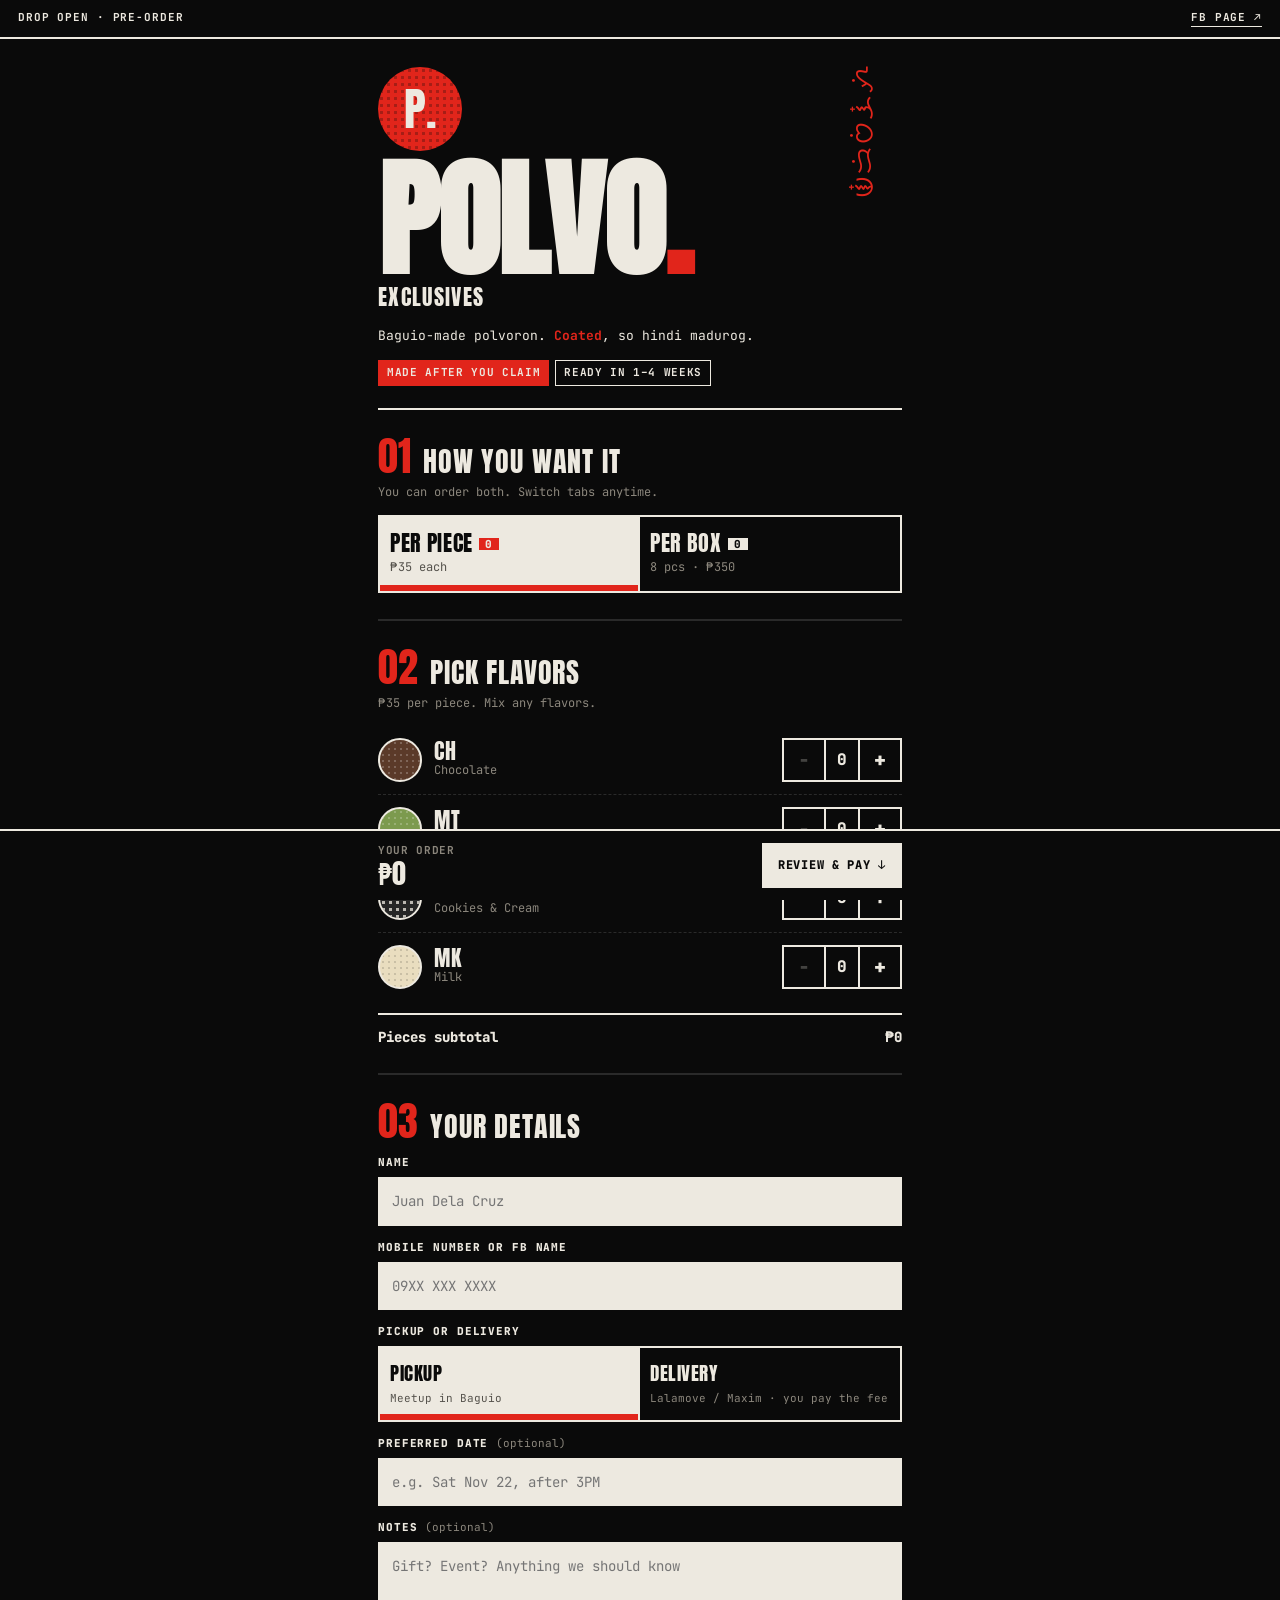
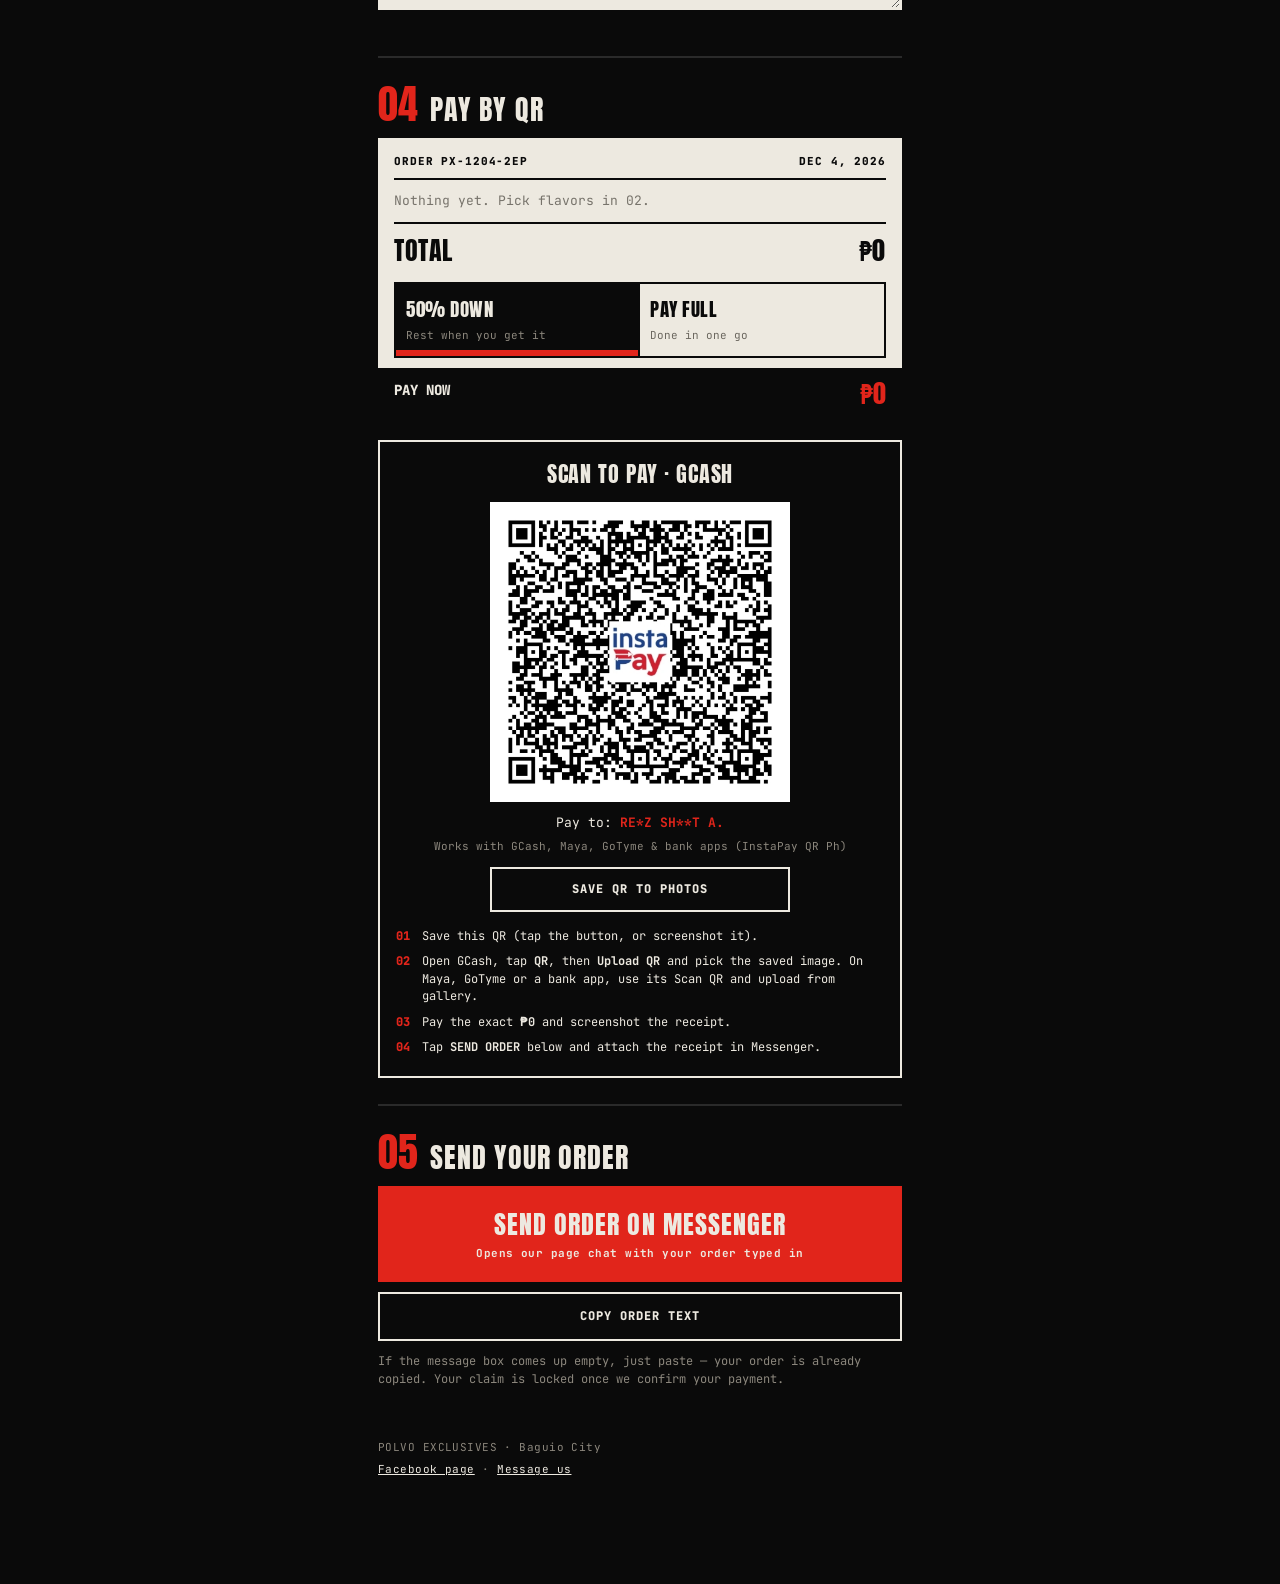
<file: index.html>
<!DOCTYPE html>
<html lang="en">
<head>
<meta charset="utf-8">
<meta name="viewport" content="width=device-width, initial-scale=1">
<title>POLVO EXCLUSIVES — Order</title>
<meta name="description" content="Order Baguio-made POLVO polvoron per piece or per box. Pick your flavors, pay by GCash, send your order on Messenger.">
<meta property="og:title" content="POLVO EXCLUSIVES — Order here">
<meta property="og:description" content="Per piece or per box. Chocolate, Matcha, Cookies & Cream, Milk. Baguio-made, coated, hindi madurog.">
<meta property="og:type" content="website">
<meta name="theme-color" content="#0A0A0A">
<style>
@font-face{font-family:'Anton';src:url(fonts/Anton-Regular.ttf) format('truetype');font-display:swap}
@font-face{font-family:'JetBrains Mono';src:url(fonts/JetBrainsMono.ttf) format('truetype');font-weight:100 800;font-display:swap}
@font-face{font-family:'Noto Sans Tagalog';src:url(fonts/NotoSansTagalog-Regular.ttf) format('truetype');font-display:swap}
:root{
  --ink:#0A0A0A; --ink2:#161616; --paper:#EDE9E0; --red:#E1251B; --mute:#8C877D; --line:#2A2A2A;
  --display:'Anton', 'Impact', sans-serif; --mono:'JetBrains Mono', ui-monospace, monospace;
}
*{box-sizing:border-box;margin:0;padding:0}
html{-webkit-text-size-adjust:100%}
body{background:var(--ink);color:var(--paper);font-family:var(--mono);font-size:14px;line-height:1.45;padding-bottom:96px}
a{color:inherit}
button{font:inherit;color:inherit;background:none;border:0;cursor:pointer}
input,textarea,select{font:inherit;color:var(--ink);background:var(--paper);border:2px solid var(--paper);border-radius:0;padding:12px;width:100%;outline:none}
input:focus,textarea:focus{border-color:var(--red)}
.wrap{max-width:560px;margin:0 auto;padding:0 18px}

/* top strip */
.strip{display:flex;justify-content:space-between;gap:8px;padding:10px 18px;font-size:11px;font-weight:700;letter-spacing:.08em;border-bottom:2px solid var(--paper);text-transform:uppercase}
.strip a{text-decoration:none;border-bottom:1px solid var(--paper)}

/* hero */
.hero{position:relative;padding:28px 0 22px;border-bottom:2px solid var(--paper);overflow:hidden}
.mark{width:84px;height:84px;border-radius:50%;background:var(--red);display:grid;place-items:center;position:relative;
  background-image:radial-gradient(circle,rgba(10,10,10,.28) 1.4px,transparent 1.6px);background-size:7px 7px}
.mark span{font-family:var(--display);font-size:46px;color:var(--paper);line-height:1}
.word{font-family:var(--display);font-size:clamp(76px,24vw,128px);line-height:.86;letter-spacing:-.01em;margin-top:14px}
.word i{font-style:normal;color:var(--red)}
.sub{font-family:var(--display);font-size:22px;letter-spacing:.06em;margin-top:6px}
.baybayin{position:absolute;right:18px;top:26px;writing-mode:vertical-rl;font-family:'Noto Sans Tagalog',serif;font-size:26px;color:var(--red);letter-spacing:.1em}
.tag{margin-top:14px;font-size:13px;color:var(--paper)}
.tag b{color:var(--red)}
.pills{display:flex;flex-wrap:wrap;gap:6px;margin-top:14px}
.pill{border:1.5px solid var(--paper);padding:4px 8px;font-size:11px;font-weight:700;letter-spacing:.06em;text-transform:uppercase}
.pill.red{background:var(--red);border-color:var(--red)}

/* sections */
section{padding:26px 0;border-bottom:2px solid var(--line)}
.sh{display:flex;align-items:baseline;gap:12px;margin-bottom:14px}
.sh .n{font-family:var(--display);font-size:40px;color:var(--red);line-height:1}
.sh h2{font-family:var(--display);font-weight:400;font-size:28px;letter-spacing:.03em;line-height:1}
.hint{font-size:12px;color:var(--mute);margin:-6px 0 14px}

/* tabs */
.tabs{display:grid;grid-template-columns:1fr 1fr;border:2px solid var(--paper)}
.tab{padding:14px 10px;text-align:left;border-right:2px solid var(--paper);transition:background .15s}
.tab:last-child{border-right:0}
.tab .t{font-family:var(--display);font-size:22px;letter-spacing:.03em;display:block;line-height:1.1}
.tab .p{font-size:12px;color:var(--mute);display:block;margin-top:4px}
.tab .c{display:inline-block;min-width:20px;padding:0 5px;margin-left:6px;background:var(--paper);color:var(--ink);font-family:var(--mono);font-size:11px;font-weight:800;text-align:center;vertical-align:middle}
.tab[aria-selected="true"]{background:var(--paper);color:var(--ink);box-shadow:inset 0 -6px 0 var(--red)}
.tab[aria-selected="true"] .p{color:#55524c}
.tab[aria-selected="true"] .c{background:var(--red);color:var(--paper)}

/* flavor rows */
.disk{width:44px;height:44px;border-radius:50%;flex:none;border:2px solid var(--paper);position:relative}
.disk::after{content:"";position:absolute;inset:0;border-radius:50%;background-image:radial-gradient(circle,rgba(255,255,255,.22) 1.2px,transparent 1.5px);background-size:6px 6px}
.d-CH{background:#5B3A29}.d-MT{background:#7C9A4E}.d-CC{background:#262626}.d-CC::after{background-image:radial-gradient(circle,rgba(237,233,224,.75) 1.6px,transparent 1.9px);background-size:7px 7px}
.d-MK{background:#E9DDBF}.d-MK::after{background-image:radial-gradient(circle,rgba(10,10,10,.14) 1.2px,transparent 1.5px)}
.row{display:flex;align-items:center;gap:12px;padding:12px 0;border-bottom:1px dashed var(--line)}
.row:last-child{border-bottom:0}
.row .nm{flex:1;min-width:0}
.row .code{font-family:var(--display);font-size:22px;letter-spacing:.04em;line-height:1}
.row .full{font-size:12px;color:var(--mute)}
.step{display:flex;align-items:center;border:2px solid var(--paper)}
.step button{width:40px;height:40px;font-size:20px;font-weight:800;line-height:1}
.step button:disabled{opacity:.25;cursor:not-allowed}
.step .q{width:36px;text-align:center;font-weight:800;font-size:16px;border-left:2px solid var(--paper);border-right:2px solid var(--paper);height:40px;display:grid;place-items:center}
.step.on{border-color:var(--red)}
.step.on .q{background:var(--red);border-color:var(--red)}
.subtotal{display:flex;justify-content:space-between;margin-top:12px;padding-top:12px;border-top:2px solid var(--paper);font-weight:800}

/* boxes */
.box{border:2px solid var(--paper);margin-bottom:14px}
.box-h{display:flex;justify-content:space-between;align-items:center;padding:10px 12px;border-bottom:2px solid var(--paper);background:var(--ink2)}
.box-h .bt{font-family:var(--display);font-size:22px;letter-spacing:.04em}
.box-h .cnt{font-weight:800;font-size:12px;padding:3px 7px;border:1.5px solid var(--paper)}
.box-h .cnt.ok{background:var(--red);border-color:var(--red)}
.box-b{padding:4px 12px 12px}
.presets{display:flex;flex-wrap:wrap;gap:6px;padding:12px 0 6px}
.preset{border:1.5px solid var(--paper);padding:6px 9px;font-size:11px;font-weight:800;letter-spacing:.05em}
.preset:active{background:var(--paper);color:var(--ink)}
.para{margin-top:10px}
.para label{font-size:11px;font-weight:800;letter-spacing:.08em;display:block;margin-bottom:6px}
.para input{padding:10px}
.rm{font-size:11px;font-weight:800;letter-spacing:.06em;color:var(--mute);text-decoration:underline}
.add{width:100%;padding:16px;border:2px dashed var(--paper);font-family:var(--display);font-size:22px;letter-spacing:.04em}
.add:hover{border-style:solid}
.boxwarn{color:var(--red);font-size:12px;font-weight:700;margin-top:8px}

/* details */
.f{margin-bottom:14px}
.f label{display:block;font-size:11px;font-weight:800;letter-spacing:.08em;margin-bottom:6px;text-transform:uppercase}
.f label em{font-style:normal;color:var(--mute);font-weight:400;text-transform:none;letter-spacing:0}
.choice{display:grid;grid-template-columns:1fr 1fr;border:2px solid var(--paper)}
.choice button{padding:12px 10px;text-align:left;border-right:2px solid var(--paper)}
.choice button:last-child{border-right:0}
.choice button b{display:block;font-family:var(--display);font-weight:400;font-size:19px;letter-spacing:.03em}
.choice button span{font-size:11px;color:var(--mute)}
.choice button[aria-pressed="true"]{background:var(--paper);color:var(--ink);box-shadow:inset 0 -6px 0 var(--red)}
.choice button[aria-pressed="true"] span{color:#55524c}
.err{color:var(--red);font-size:12px;font-weight:700;margin-top:6px;display:none}
.f.bad .err{display:block}
.f.bad input,.f.bad textarea{border-color:var(--red)}

/* summary + pay */
.receipt{background:var(--paper);color:var(--ink);padding:16px;position:relative}
.receipt .choice{border-color:var(--ink)}
.receipt .choice button{border-color:var(--ink)}
.receipt .choice button span{color:#6b675f}
.receipt .choice button[aria-pressed="true"]{background:var(--ink);color:var(--paper)}
.receipt .choice button[aria-pressed="true"] span{color:var(--mute)}
.receipt .rh{display:flex;justify-content:space-between;font-size:11px;font-weight:800;letter-spacing:.08em;border-bottom:2px solid var(--ink);padding-bottom:8px;margin-bottom:8px}
.li{display:flex;justify-content:space-between;gap:10px;padding:4px 0;font-size:13px}
.li span:first-child{flex:1}
.li.empty{color:#77736b}
.tot{display:flex;justify-content:space-between;border-top:2px solid var(--ink);margin-top:8px;padding-top:8px;font-family:var(--display);font-size:26px;letter-spacing:.02em}
.paynow{display:flex;justify-content:space-between;background:var(--ink);color:var(--paper);margin:10px -16px -16px;padding:12px 16px;font-weight:800}
.paynow b{color:var(--red);font-family:var(--display);font-weight:400;font-size:26px;line-height:1}
.qrwrap{margin-top:22px;border:2px solid var(--paper);padding:16px;text-align:center}
.qrwrap .lbl{font-family:var(--display);font-size:22px;letter-spacing:.04em}
.qrwrap img{width:100%;max-width:300px;display:block;margin:12px auto;background:#fff}
.qr-missing{display:none;margin:12px auto;max-width:300px;aspect-ratio:1;border:2px dashed var(--mute);place-items:center;padding:20px;color:var(--mute);font-size:12px}
.acct{font-size:13px;margin-top:4px}
.acct b{color:var(--red)}
.wnote{font-size:11px;color:var(--mute);margin-top:6px}
.saveqr{display:block;margin:12px auto 0;max-width:300px;padding:12px;border:2px solid var(--paper);font-weight:800;font-size:12px;letter-spacing:.08em;text-decoration:none}
.saveqr.hide{display:none}
.steps-pay{text-align:left;margin-top:12px;font-size:12px;color:var(--paper);list-style:none;counter-reset:s}
.steps-pay li{counter-increment:s;padding:4px 0 4px 26px;position:relative}
.steps-pay li::before{content:counter(s,decimal-leading-zero);position:absolute;left:0;color:var(--red);font-weight:800}

/* send */
.send{display:block;width:100%;text-align:center;text-decoration:none;background:var(--red);color:var(--paper);padding:18px;font-family:var(--display);font-size:26px;letter-spacing:.04em;border:2px solid var(--red)}
.send small{display:block;font-family:var(--mono);font-size:11px;letter-spacing:.04em;margin-top:2px;font-weight:700}
.copy{display:block;width:100%;margin-top:10px;padding:14px;border:2px solid var(--paper);font-weight:800;font-size:12px;letter-spacing:.08em}
.formerr{display:none;border:2px solid var(--red);padding:10px 12px;margin-bottom:12px;color:var(--paper);font-size:12px}
.formerr.show{display:block}
.formerr b{color:var(--red)}
.note{font-size:12px;color:var(--mute);margin-top:12px}
.toast{position:fixed;left:50%;bottom:92px;transform:translateX(-50%) translateY(20px);background:var(--paper);color:var(--ink);padding:10px 14px;font-weight:800;font-size:12px;opacity:0;transition:.2s;pointer-events:none;z-index:20;max-width:90vw;text-align:center}
.toast.show{opacity:1;transform:translateX(-50%) translateY(0)}

/* sticky bar */
.bar{position:fixed;left:0;right:0;bottom:0;background:var(--ink);border-top:2px solid var(--paper);z-index:10}
.bar .wrap{display:flex;align-items:center;justify-content:space-between;gap:12px;padding-top:12px;padding-bottom:calc(12px + env(safe-area-inset-bottom))}
.bar .t1{font-size:11px;color:var(--mute);font-weight:700;letter-spacing:.06em}
.bar .t2{font-family:var(--display);font-size:28px;line-height:1}
.bar button{background:var(--paper);color:var(--ink);padding:14px 16px;font-weight:800;font-size:12px;letter-spacing:.06em}

footer{padding:26px 0 10px;font-size:11px;color:var(--mute);letter-spacing:.04em}
footer a{color:var(--paper)}
.hide{display:none!important}
</style>
</head>
<body>

<div class="strip"><span>Drop open · Pre-order</span><a id="fbTop" href="https://www.facebook.com/profile.php?id=61594129625549" rel="noopener">FB page ↗</a></div>

<div class="wrap">
  <header class="hero">
    <div class="baybayin" aria-hidden="true">ᜉᜓᜎ᜔ᜊᜓᜇᜓᜈ᜔</div>
    <div class="mark"><span>P.</span></div>
    <h1 class="word">POLVO<i>.</i></h1>
    <div class="sub">EXCLUSIVES</div>
    <p class="tag">Baguio-made polvoron. <b>Coated</b>, so hindi madurog.</p>
    <div class="pills">
      <span class="pill red">Made after you claim</span>
      <span class="pill" id="pillReady">Ready in 1–4 weeks</span>
    </div>
  </header>

  <!-- 01 -->
  <section id="s-what">
    <div class="sh"><span class="n">01</span><h2>HOW YOU WANT IT</h2></div>
    <p class="hint">You can order both. Switch tabs anytime.</p>
    <div class="tabs" role="tablist">
      <button class="tab" role="tab" id="tab-pc" aria-selected="true"><span class="t">PER PIECE<span class="c" id="cPc">0</span></span><span class="p" id="pPc"></span></button>
      <button class="tab" role="tab" id="tab-box" aria-selected="false"><span class="t">PER BOX<span class="c" id="cBox">0</span></span><span class="p" id="pBox"></span></button>
    </div>
  </section>

  <!-- 02 -->
  <section id="s-flavor">
    <div class="sh"><span class="n">02</span><h2>PICK FLAVORS</h2></div>
    <div id="pcPanel">
      <p class="hint" id="pcHint"></p>
      <div id="pcRows"></div>
      <div class="subtotal"><span>Pieces subtotal</span><span id="pcSub">₱0</span></div>
    </div>
    <div id="boxPanel" class="hide">
      <p class="hint" id="boxHint"></p>
      <div id="boxes"></div>
      <button class="add" id="addBox">+ ADD A BOX</button>
      <div class="subtotal"><span>Boxes subtotal</span><span id="boxSub">₱0</span></div>
    </div>
  </section>

  <!-- 03 -->
  <section id="s-details">
    <div class="sh"><span class="n">03</span><h2>YOUR DETAILS</h2></div>
    <div class="f" id="f-name"><label for="name">Name</label><input id="name" autocomplete="name" placeholder="Juan Dela Cruz"><div class="err">Put your name so we know whose order this is.</div></div>
    <div class="f" id="f-contact"><label for="contact">Mobile number or FB name</label><input id="contact" inputmode="text" placeholder="09XX XXX XXXX"><div class="err">We need a way to reach you.</div></div>
    <div class="f"><label>Pickup or delivery</label>
      <div class="choice" id="getChoice">
        <button data-v="pickup" aria-pressed="true"><b>PICKUP</b><span id="pickupTxt">Meetup in Baguio</span></button>
        <button data-v="delivery" aria-pressed="false"><b>DELIVERY</b><span>Lalamove / Maxim · you pay the fee</span></button>
      </div>
    </div>
    <div class="f hide" id="f-addr"><label for="addr">Delivery address / landmark</label><textarea id="addr" rows="2" placeholder="Street, barangay, landmark"></textarea><div class="err">Add where we should deliver.</div></div>
    <div class="f"><label for="when">Preferred date <em>(optional)</em></label><input id="when" placeholder="e.g. Sat Nov 22, after 3PM"></div>
    <div class="f"><label for="notes">Notes <em>(optional)</em></label><textarea id="notes" rows="2" placeholder="Gift? Event? Anything we should know"></textarea></div>
  </section>

  <!-- 04 -->
  <section id="s-pay">
    <div class="sh"><span class="n">04</span><h2>PAY BY QR</h2></div>
    <div class="receipt">
      <div class="rh"><span>ORDER <span id="oid"></span></span><span id="odate"></span></div>
      <div id="lines"></div>
      <div class="tot"><span>TOTAL</span><span id="total">₱0</span></div>
      <div class="f" style="margin:12px 0 0">
        <div class="choice" id="payChoice">
          <button data-v="dp" aria-pressed="true"><b id="dpLbl">50% DOWN</b><span>Rest when you get it</span></button>
          <button data-v="full" aria-pressed="false"><b>PAY FULL</b><span>Done in one go</span></button>
        </div>
      </div>
      <div class="paynow"><span>PAY NOW</span><b id="payNow">₱0</b></div>
    </div>

    <div class="qrwrap">
      <div class="lbl" id="walletLbl">SCAN TO PAY · GCASH</div>
      <img id="payQr" alt="Payment QR code">
      <div class="qr-missing" id="qrMissing">Payment QR is being added. Send your order on Messenger and we'll reply with the payment details.</div>
      <div class="acct" id="acct"></div>
      <div class="wnote" id="walletNote"></div>
      <a class="saveqr" id="saveQr" href="pay-qr.png" download="POLVO-pay-qr.png">SAVE QR TO PHOTOS</a>
      <ol class="steps-pay">
        <li>Save this QR (tap the button, or screenshot it).</li>
        <li>Open GCash, tap <b>QR</b>, then <b>Upload QR</b> and pick the saved image. On Maya, GoTyme or a bank app, use its Scan QR and upload from gallery.</li>
        <li>Pay the exact <b id="payNow2">₱0</b> and screenshot the receipt.</li>
        <li>Tap <b>SEND ORDER</b> below and attach the receipt in Messenger.</li>
      </ol>
    </div>
  </section>

  <!-- 05 -->
  <section id="s-send" style="border-bottom:0">
    <div class="sh"><span class="n">05</span><h2>SEND YOUR ORDER</h2></div>
    <div class="formerr" id="formErr"></div>
    <a class="send" id="sendBtn" href="#" target="_blank" rel="noopener">SEND ORDER ON MESSENGER<small>Opens our page chat with your order typed in</small></a>
    <button class="copy" id="copyBtn">COPY ORDER TEXT</button>
    <p class="note">If the message box comes up empty, just paste — your order is already copied. Your claim is locked once we confirm your payment.</p>
  </section>

  <footer>
    <div>POLVO EXCLUSIVES · Baguio City</div>
    <div style="margin-top:6px"><a id="fbFoot" href="https://www.facebook.com/profile.php?id=61594129625549" rel="noopener">Facebook page</a> · <a id="mFoot" href="https://m.me/61594129625549" rel="noopener">Message us</a></div>
  </footer>
</div>

<div class="bar"><div class="wrap">
  <div><div class="t1" id="barT1">YOUR ORDER</div><div class="t2" id="barT2">₱0</div></div>
  <button id="barBtn">REVIEW &amp; PAY ↓</button>
</div></div>
<div class="toast" id="toast"></div>

<script src="config.js"></script>
<script>
const CONFIG = window.POLVO_CONFIG;

const FLAVORS = [
  {k:"CH", code:"CH",  name:"Chocolate"},
  {k:"MT", code:"MT",  name:"Matcha"},
  {k:"CC", code:"C&C", name:"Cookies & Cream"},
  {k:"MK", code:"MK",  name:"Milk"}
];
const peso = n => "₱" + Number(n).toLocaleString("en-PH");
const $ = id => document.getElementById(id);
const emptyMix = () => Object.fromEntries(FLAVORS.map(f=>[f.k,0]));

function newId(){
  const d=new Date(), mm=String(d.getMonth()+1).padStart(2,"0"), dd=String(d.getDate()).padStart(2,"0");
  const abc="ABCDEFGHJKLMNPQRSTUVWXYZ23456789"; let r=""; for(let i=0;i<3;i++) r+=abc[Math.floor(Math.random()*abc.length)];
  return `PX-${mm}${dd}-${r}`;
}

let S = {tab:"pc", pcs:emptyMix(), boxes:[], get:"pickup", pay:"dp", name:"", contact:"", addr:"", when:"", notes:"", id:newId()};
try{ const saved=JSON.parse(localStorage.getItem("polvo-order")||"null"); if(saved&&saved.pcs) S=Object.assign(S,saved); }catch(e){}
function save(){ try{ localStorage.setItem("polvo-order", JSON.stringify(S)); }catch(e){} }

const boxSum = b => FLAVORS.reduce((a,f)=>a+(b[f.k]||0),0);
const pcCount = () => FLAVORS.reduce((a,f)=>a+S.pcs[f.k],0);
function totals(){
  const pcs=pcCount(), pcSub=pcs*CONFIG.pricePerPiece;
  const boxSub=S.boxes.length*CONFIG.pricePerBox;
  const total=pcSub+boxSub;
  const now = S.pay==="full" ? total : Math.ceil(total*CONFIG.downpaymentPct/100);
  return {pcs,pcSub,boxSub,total,now};
}

/* ---------- render ---------- */
function stepper(val, onMinus, onPlus, plusDisabled){
  const w=document.createElement("div"); w.className="step"+(val>0?" on":"");
  const m=document.createElement("button"); m.textContent="−"; m.setAttribute("aria-label","less"); m.disabled=val<=0; m.onclick=onMinus;
  const q=document.createElement("div"); q.className="q"; q.textContent=val;
  const p=document.createElement("button"); p.textContent="+"; p.setAttribute("aria-label","more"); p.disabled=!!plusDisabled; p.onclick=onPlus;
  w.append(m,q,p); return w;
}
function flavorRow(f, val, onMinus, onPlus, plusDisabled){
  const r=document.createElement("div"); r.className="row";
  r.innerHTML=`<div class="disk d-${f.k}"></div><div class="nm"><div class="code">${f.code}</div><div class="full">${f.name}</div></div>`;
  r.append(stepper(val,onMinus,onPlus,plusDisabled)); return r;
}

function renderPieces(){
  const wrap=$("pcRows"); wrap.innerHTML="";
  FLAVORS.forEach(f=>{
    wrap.append(flavorRow(f,S.pcs[f.k],
      ()=>{S.pcs[f.k]=Math.max(0,S.pcs[f.k]-1);update();},
      ()=>{S.pcs[f.k]=Math.min(99,S.pcs[f.k]+1);update();},
      S.pcs[f.k]>=99));
  });
}

function renderBoxes(){
  const wrap=$("boxes"); wrap.innerHTML="";
  S.boxes.forEach((b,i)=>{
    const n=boxSum(b), full=n>=CONFIG.boxSize;
    const el=document.createElement("div"); el.className="box";
    el.innerHTML=`<div class="box-h"><span class="bt">BOX ${String(i+1).padStart(2,"0")}</span><span class="cnt ${n===CONFIG.boxSize?"ok":""}">${n}/${CONFIG.boxSize} PCS</span></div>`;
    const body=document.createElement("div"); body.className="box-b";
    const pre=document.createElement("div"); pre.className="presets";
    const per=CONFIG.boxSize/FLAVORS.length;
    if(Number.isInteger(per)){
      const a=document.createElement("button"); a.className="preset"; a.textContent=`ASSORTED ${FLAVORS.map(()=>per).join("-")}`;
      a.onclick=()=>{FLAVORS.forEach(f=>b[f.k]=per);update();}; pre.append(a);
    }
    FLAVORS.forEach(f=>{const x=document.createElement("button"); x.className="preset"; x.textContent=`ALL ${f.code}`;
      x.onclick=()=>{FLAVORS.forEach(g=>b[g.k]=0);b[f.k]=CONFIG.boxSize;update();}; pre.append(x);});
    const clr=document.createElement("button"); clr.className="preset"; clr.textContent="CLEAR";
    clr.onclick=()=>{FLAVORS.forEach(g=>b[g.k]=0);update();}; pre.append(clr);
    body.append(pre);
    FLAVORS.forEach(f=>{
      body.append(flavorRow(f,b[f.k],
        ()=>{b[f.k]=Math.max(0,b[f.k]-1);update();},
        ()=>{if(boxSum(b)<CONFIG.boxSize){b[f.k]++;update();}},
        full));
    });
    const para=document.createElement("div"); para.className="para";
    para.innerHTML=`<label>PARA KAY: <span style="color:var(--mute);font-weight:400">(name on the lid, optional)</span></label>`;
    const inp=document.createElement("input"); inp.value=b.para||""; inp.placeholder="Who's it for?"; inp.maxLength=24;
    inp.oninput=()=>{b.para=inp.value;save();renderSummary();};
    para.append(inp); body.append(para);
    if(n!==CONFIG.boxSize){const w=document.createElement("div"); w.className="boxwarn"; w.textContent=`Add ${CONFIG.boxSize-n} more to fill this box.`; body.append(w);}
    const rm=document.createElement("button"); rm.className="rm"; rm.style.marginTop="10px"; rm.textContent="REMOVE BOX";
    rm.onclick=()=>{S.boxes.splice(i,1);update();}; body.append(rm);
    el.append(body); wrap.append(el);
  });
  $("addBox").textContent = S.boxes.length ? "+ ADD ANOTHER BOX" : "+ ADD A BOX";
}

function lineItems(){
  const out=[];
  FLAVORS.forEach(f=>{ if(S.pcs[f.k]>0) out.push({txt:`${f.code} ${f.name} × ${S.pcs[f.k]} pc`, amt:S.pcs[f.k]*CONFIG.pricePerPiece}); });
  S.boxes.forEach((b,i)=>{
    const mix=FLAVORS.filter(f=>b[f.k]>0).map(f=>`${f.code}${b[f.k]}`).join(" ")||"empty";
    out.push({txt:`Box ${i+1} (${CONFIG.boxSize} pcs): ${mix}${b.para?` · Para kay ${b.para}`:""}`, amt:CONFIG.pricePerBox});
  });
  return out;
}

function renderSummary(){
  const t=totals(), L=$("lines"); L.innerHTML="";
  const items=lineItems();
  if(!items.length){ L.innerHTML=`<div class="li empty"><span>Nothing yet. Pick flavors in 02.</span></div>`; }
  items.forEach(it=>{const d=document.createElement("div"); d.className="li"; d.innerHTML=`<span></span><span>${peso(it.amt)}</span>`; d.firstChild.textContent=it.txt; L.append(d);});
  $("total").textContent=peso(t.total);
  $("payNow").textContent=peso(t.now); $("payNow2").textContent=peso(t.now);
  $("barT2").textContent=peso(t.total);
  $("barT1").textContent = t.total ? `${t.pcs?t.pcs+" PC":""}${t.pcs&&S.boxes.length?" + ":""}${S.boxes.length?S.boxes.length+" BOX":""} · PAY NOW ${peso(t.now)}` : "YOUR ORDER";
  $("oid").textContent=S.id;
  $("sendBtn").href=messengerLink();
}

function update(){
  save();
  $("tab-pc").setAttribute("aria-selected", S.tab==="pc");
  $("tab-box").setAttribute("aria-selected", S.tab==="box");
  $("pcPanel").classList.toggle("hide", S.tab!=="pc");
  $("boxPanel").classList.toggle("hide", S.tab!=="box");
  $("cPc").textContent=pcCount(); $("cBox").textContent=S.boxes.length;
  const t=totals(); $("pcSub").textContent=peso(t.pcSub); $("boxSub").textContent=peso(t.boxSub);
  renderPieces(); renderBoxes(); renderSummary();
  document.querySelectorAll("#getChoice button").forEach(b=>b.setAttribute("aria-pressed", b.dataset.v===S.get));
  document.querySelectorAll("#payChoice button").forEach(b=>b.setAttribute("aria-pressed", b.dataset.v===S.pay));
  $("f-addr").classList.toggle("hide", S.get!=="delivery");
}

/* ---------- order text + messenger ---------- */
function orderText(){
  const t=totals(), L=[];
  L.push(`POLVO ORDER ${S.id}`);
  lineItems().forEach(it=>L.push(`- ${it.txt} = ${peso(it.amt)}`));
  L.push(`TOTAL: ${peso(t.total)}`);
  L.push(S.pay==="full" ? `PAYING FULL: ${peso(t.now)}` : `PAYING ${CONFIG.downpaymentPct}% DOWN: ${peso(t.now)} (balance ${peso(t.total-t.now)})`);
  L.push(`Name: ${S.name||"-"}`);
  L.push(`Contact: ${S.contact||"-"}`);
  L.push(S.get==="delivery" ? `Delivery: ${S.addr||"-"}` : `Pickup: ${CONFIG.pickupText}`);
  if(S.when) L.push(`Preferred date: ${S.when}`);
  if(S.notes) L.push(`Notes: ${S.notes}`);
  L.push(`(${CONFIG.wallet} receipt attached)`);
  return L.join("\n");
}
function messengerLink(){
  const base=`https://m.me/${CONFIG.fbPage}`;
  const url=`${base}?text=${encodeURIComponent(orderText())}`;
  return url.length<2000 ? url : base;
}

function validate(){
  const errs=[]; const t=totals();
  ["f-name","f-contact","f-addr"].forEach(id=>$(id).classList.remove("bad"));
  if(!t.total) errs.push("Pick at least 1 piece or 1 box.");
  const under=S.boxes.map((b,i)=>[i,boxSum(b)]).filter(([,n])=>n!==CONFIG.boxSize);
  if(under.length) errs.push(`Fill ${under.map(([i])=>"Box "+(i+1)).join(", ")} to ${CONFIG.boxSize} pcs.`);
  if(!S.name.trim()){errs.push("Add your name."); $("f-name").classList.add("bad");}
  if(!S.contact.trim()){errs.push("Add your number or FB name."); $("f-contact").classList.add("bad");}
  if(S.get==="delivery"&&!S.addr.trim()){errs.push("Add your delivery address."); $("f-addr").classList.add("bad");}
  const box=$("formErr");
  if(errs.length){ box.innerHTML="<b>Almost there:</b><br>"+errs.map(e=>"· "+e).join("<br>"); box.classList.add("show"); }
  else box.classList.remove("show");
  return !errs.length;
}

async function copyText(txt){
  try{ await navigator.clipboard.writeText(txt); return true; }catch(e){
    try{ const ta=document.createElement("textarea"); ta.value=txt; ta.style.position="fixed"; ta.style.opacity="0"; document.body.append(ta); ta.select(); const ok=document.execCommand("copy"); ta.remove(); return ok; }catch(e2){ return false; }
  }
}
function toast(msg){ const t=$("toast"); t.textContent=msg; t.classList.add("show"); clearTimeout(toast._t); toast._t=setTimeout(()=>t.classList.remove("show"),2600); }

/* ---------- wire up ---------- */
$("tab-pc").onclick=()=>{S.tab="pc";update();};
$("tab-box").onclick=()=>{S.tab="box"; if(!S.boxes.length) S.boxes.push(Object.assign(emptyMix(),{para:""})); update();};
$("addBox").onclick=()=>{S.boxes.push(Object.assign(emptyMix(),{para:""}));update();};
document.querySelectorAll("#getChoice button").forEach(b=>b.onclick=()=>{S.get=b.dataset.v;update();});
document.querySelectorAll("#payChoice button").forEach(b=>b.onclick=()=>{S.pay=b.dataset.v;update();});
[["name","name"],["contact","contact"],["addr","addr"],["when","when"],["notes","notes"]].forEach(([id,key])=>{
  const el=$(id); el.value=S[key]||""; el.oninput=()=>{S[key]=el.value; save(); $("sendBtn").href=messengerLink(); $(id).closest(".f").classList.remove("bad");};
});
$("sendBtn").addEventListener("click", async e=>{
  if(!validate()){ e.preventDefault(); $("formErr").scrollIntoView({behavior:"smooth",block:"center"}); return; }
  $("sendBtn").href=messengerLink();
  const ok=await copyText(orderText());
  toast(ok?"Order copied. Opening Messenger…":"Opening Messenger…");
});
$("copyBtn").onclick=async()=>{ const ok=await copyText(orderText()); toast(ok?"Order copied. Paste it in Messenger.":"Couldn't copy — long-press to select instead."); };
$("barBtn").onclick=()=>$("s-pay").scrollIntoView({behavior:"smooth"});

/* static text from config */
const fb=CONFIG.fbUrl||`https://www.facebook.com/${CONFIG.fbPage}`, mm=`https://m.me/${CONFIG.fbPage}`;
$("fbTop").href=fb; $("fbFoot").href=fb; $("mFoot").href=mm;
$("pPc").textContent=`${peso(CONFIG.pricePerPiece)} each`;
$("pBox").textContent=`${CONFIG.boxSize} pcs · ${peso(CONFIG.pricePerBox)}`;
$("pcHint").textContent=`${peso(CONFIG.pricePerPiece)} per piece. Mix any flavors.`;
$("boxHint").textContent=`${CONFIG.boxSize} pieces per box, ${peso(CONFIG.pricePerBox)}. Build each box your way.`;
$("dpLbl").textContent=`${CONFIG.downpaymentPct}% DOWN`;
$("pillReady").textContent=CONFIG.readyText; $("pickupTxt").textContent=CONFIG.pickupText;
$("walletLbl").textContent=`SCAN TO PAY · ${CONFIG.wallet.toUpperCase()}`;
$("acct").innerHTML = CONFIG.walletName||CONFIG.walletNumber ? `Pay to: <b>${CONFIG.walletName}</b> ${CONFIG.walletNumber}` : "";
$("walletNote").textContent = CONFIG.walletNote||"";
$("odate").textContent=new Date().toLocaleDateString("en-PH",{month:"short",day:"numeric",year:"numeric"}).toUpperCase();
const q=$("payQr"); q.onerror=()=>{q.style.display="none"; $("qrMissing").style.display="grid"; $("saveQr").classList.add("hide");}; q.src=CONFIG.payQrFile; $("saveQr").href=CONFIG.payQrFile;

update();
</script>
</body>
</html>
</file>
